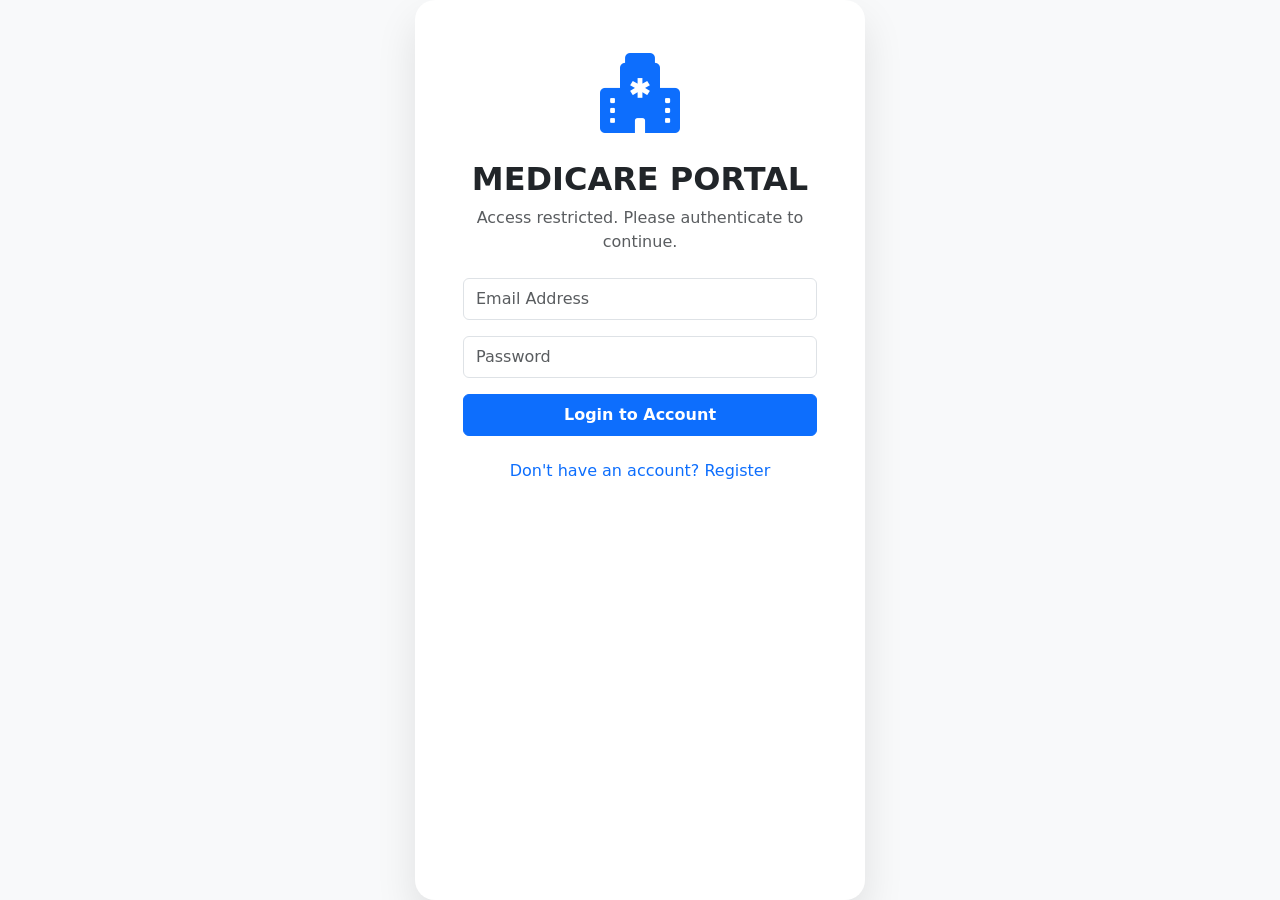
<file: index.html>
<!DOCTYPE html>
<html lang="en" data-bs-theme="light">
<head>
    <meta charset="UTF-8"><meta name="viewport" content="width=device-width, initial-scale=1.0">
    <title>MediCare | Home</title>
    <link href="https://cdn.jsdelivr.net/npm/bootstrap@5.3.2/dist/css/bootstrap.min.css" rel="stylesheet">
    <link rel="stylesheet" href="https://cdn.jsdelivr.net/npm/bootstrap-icons@1.11.1/font/bootstrap-icons.css">
    <link rel="stylesheet" href="style.css">
</head>
<body onload="checkAuth()">
    <nav class="navbar navbar-expand-lg sticky-top bg-body-tertiary border-bottom py-3">
        <div class="container">
            <a class="navbar-brand fw-bold text-primary fs-3" href="index.html"><i class="bi bi-hospital-fill me-2"></i>MEDICARE</a>
            <button class="navbar-toggler" data-bs-toggle="collapse" data-bs-target="#mainNav"><span class="navbar-toggler-icon"></span></button>
            <div class="collapse navbar-collapse" id="mainNav">
                <ul class="navbar-nav mx-auto gap-lg-4">
                    <li class="nav-item"><a href="index.html" class="nav-link active fw-semibold">Home</a></li>
                    <li class="nav-item"><a href="appointments.html" class="nav-link fw-semibold">Appointments</a></li>
                    <li class="nav-item"><a href="departments.html" class="nav-link fw-semibold">Departments</a></li>
                    <li class="nav-item"><a href="doctors.html" class="nav-link fw-semibold">Doctors</a></li>
                </ul>
                <div class="d-flex align-items-center gap-3">
                    <button class="btn btn-outline-secondary rounded-circle" id="themeToggle"><i id="themeIcon" class="bi bi-moon-stars"></i></button>
                    <button class="btn btn-danger btn-sm px-4 rounded-pill" onclick="logout()">Logout</button>
                </div>
            </div>
        </div>
    </nav>

    <section class="min-vh-100 d-flex align-items-center hero-section text-white bg-primary">
        <div class="container">
            <div class="row align-items-center">
                <div class="col-lg-6">
                    <h1 class="display-1 fw-bold mb-4">World-Class <br>Healthcare</h1>
                    <p class="lead mb-5 opacity-75">Committed to providing professional medical care through advanced technology and compassionate specialists.</p>
                    <button class="btn btn-light btn-lg px-5 py-3 fw-bold rounded-pill shadow" data-bs-toggle="modal" data-bs-target="#apptModal">Book Now <i class="bi bi-arrow-right ms-2"></i></button>
                </div>
                <div class="col-lg-6 text-center d-none d-lg-block">
                    <i class="bi bi-heart-pulse-fill display-1 opacity-25" style="font-size: 20rem;"></i>
                </div>
            </div>
        </div>
    </section>

    <section class="py-100 bg-body-tertiary">
        <div class="container">
            <div class="row g-5 align-items-center">
                <div class="col-md-6">
                    <h2 class="display-4 fw-bold">25 Years of Excellence</h2>
                    <p class="text-muted fs-5 mt-4">Founded in 1999, Medicare has grown from a local clinic into a global healthcare leader. We specialize in cardiology, neurology, and complex surgical procedures.</p>
                    <ul class="list-unstyled mt-4">
                        <li class="mb-2"><i class="bi bi-check-circle-fill text-success me-2"></i> 24/7 Emergency Support</li>
                        <li class="mb-2"><i class="bi bi-check-circle-fill text-success me-2"></i> 45+ Specialized Departments</li>
                        <li class="mb-2"><i class="bi bi-check-circle-fill text-success me-2"></i> Online Appointment Booking</li>
                    </ul>
                </div>
                <div class="col-md-6">
                    <div class="card p-5 border-0 shadow-sm rounded-4 text-center">
                        <h3 class="fw-bold mb-3">Our Mission</h3>
                        <p class="text-muted">To deliver compassionate, high-quality healthcare to every patient through our integrated medical services and innovative practices.</p>
                        <i class="bi bi-quote display-3 text-primary opacity-25"></i>
                    </div>
                </div>
            </div>
        </div>
    </section>

    <div class="container py-5">
        <div class="row g-4 text-center">
            <div class="col-md-3"><div class="p-4 rounded-4 shadow-sm border"><h3>120k+</h3><p class="text-muted">Happy Patients</p></div></div>
            <div class="col-md-3"><div class="p-4 rounded-4 shadow-sm border"><h3>250+</h3><p class="text-muted">Modern Beds</p></div></div>
            <div class="col-md-3"><div class="p-4 rounded-4 shadow-sm border"><h3>150+</h3><p class="text-muted">Specialists</p></div></div>
            <div class="col-md-3"><div class="p-4 rounded-4 shadow-sm border"><h3>10+</h3><p class="text-muted">Awards Won</p></div></div>
        </div>
    </div>

    <footer class="bg-dark text-white pt-5 mt-5">
        <div class="container">
            <div class="row g-5">
                <div class="col-lg-4">
                    <h4 class="fw-bold text-primary mb-4">MEDICARE</h4>
                    <p class="opacity-75">Your trusted partner in healthcare. Providing top-tier medical facilities and expert consultation worldwide.</p>
                    <div class="mt-4"><i class="bi bi-geo-alt me-2"></i> 123 Health Ave, New York, USA</div>
                    <div><i class="bi bi-telephone me-2"></i> +1 (555) 000-1122</div>
                </div>
                <div class="col-lg-2">
                    <h5 class="mb-4">Quick Links</h5>
                    <ul class="list-unstyled opacity-75">
                        <li class="mb-2"><a href="index.html" class="text-white text-decoration-none">Home</a></li>
                        <li class="mb-2"><a href="departments.html" class="text-white text-decoration-none">Departments</a></li>
                        <li class="mb-2"><a href="doctors.html" class="text-white text-decoration-none">Our Doctors</a></li>
                        <li class="mb-2"><a href="appointments.html" class="text-white text-decoration-none">My Portal</a></li>
                    </ul>
                </div>
                <div class="col-lg-6">
                    <h5 class="mb-4">Patient Feedback</h5>
                    <form id="footerFeedback" class="row g-2">
                        <div class="col-6"><input type="text" class="form-control bg-light text-black border-secondary" placeholder="Your Name"></div>
                        <div class="col-6"><input type="email" class="form-control bg-light text-black border-secondary" placeholder="Your Email"></div>
                        <div class="col-12"><textarea class="form-control bg-light text-black border-secondary" placeholder="Your Message" rows="2"></textarea></div>
                        <div class="col-12"><button class="btn btn-primary w-100">Send Feedback</button></div>
                    </form>
                </div>
            </div>
            <hr class="mt-5 border-secondary">
            <p class="text-center pb-4 mb-0 opacity-50 small">&copy; 2024 Medicare Hospital. All Rights Reserved.</p>
        </div>
    </footer>

    <div class="modal fade" id="apptModal" tabindex="-1">
        <div class="modal-dialog modal-dialog-centered">
            <div class="modal-content">
                <div class="modal-header border-0"><h5 class="fw-bold">Schedule Appointment</h5><button type="button" class="btn-close" data-bs-dismiss="modal"></button></div>
                <div class="modal-body p-4">
                    <form onsubmit="saveAppointment(event)">
                        <div class="mb-3"><label class="form-label small fw-bold">Select Doctor</label><select id="apptDoc" class="form-select" required></select></div>
                        <div class="mb-3"><label class="form-label small fw-bold">Department</label><input type="text" id="apptDept" class="form-control bg-light" readonly></div>
                        <div class="row g-2">
                            <div class="col-6"><label class="form-label small fw-bold">Date</label><input type="date" id="apptDate" class="form-control" required></div>
                            <div class="col-6"><label class="form-label small fw-bold">Time</label><input type="time" id="apptTime" class="form-control" required></div>
                        </div>
                        <button type="submit" class="btn btn-primary w-100 mt-4 py-2">Confirm and Save</button>
                    </form>
                </div>
            </div>
        </div>
    </div>

    <script src="https://cdn.jsdelivr.net/npm/bootstrap@5.3.2/dist/js/bootstrap.bundle.min.js"></script>
    <script src="script.js"></script>
</body>
</html>
</file>
<file: style.css>
:root {
    --primary-color: #0d6efd;
}

body {
    transition: background 0.3s ease;
}

/* Section Styling */
.py-100 {
    padding: 100px 0;
}

.hero-section {
    background: linear-gradient(135deg, #0d6efd 0%, #084298 100%);
    position: relative;
    overflow: hidden;
}

/* Uniform Cards */
.card {
    border-radius: 12px;
    transition: transform 0.3s ease;
    height: 100%;
    border: none !important;
    box-shadow: 0 5px 15px rgba(0, 0, 0, 0.05);
}

.card:hover {
    transform: translateY(-10px);
    box-shadow: 0 15px 35px rgba(0, 0, 0, 0.1) !important;
}

/* Authentication Style */
.auth-bg {
    background: #f8f9fa;
    display: flex;
    align-items: center;
    justify-content: center;
    height: 100vh;
}

[data-bs-theme="dark"] .auth-bg {
    background: #121212;
}

.auth-card {
    border-radius: 20px;
    box-shadow: 0 20px 40px rgba(0, 0, 0, 0.1) !important;
}

/* Header & Sidebar replacement */
.navbar {
    backdrop-filter: blur(10px);
    z-index: 1050;
}

/* Doctor Images */
.doctor-img {
    height: 260px;
    object-fit: cover;
}

/* Department Interactive Cards */
.dept-card {
    cursor: pointer;
    transition: all 0.3s ease;
}

.dept-card:hover {
    background-color: var(--bs-primary);
    transform: scale(1.05);
}

.dept-card:hover h5,
.dept-card:hover p,
.dept-card:hover i {
    color: white !important;
}

/* Doctor Card Animation */
.doctor-img {
    height: 250px;
    object-fit: cover;
    transition: transform 0.5s ease;
}

.doctor-card-item:hover .doctor-img {
    transform: scale(1.1);
}

/* Modal Styling */
.modal-content {
    border-radius: 20px;
}

/* Table Responsive Styles */
[data-bs-theme="dark"] .table {
    color: #ccc;
}

/* 1. Fix the text the user types */
input[type="text"], 
input[type="email"], 
textarea {
  /* Use a dark color for light mode and white for dark mode */
  color: #333; 
}

/* 2. Fix the "Name" placeholder text specifically */
input::placeholder {
  color: #666; /* Visible grey for light mode */
  opacity: 1;  /* Firefox requires this to show full color */
}

/* 3. If you use a dark mode class (like .dark), override it there */
.dark-mode input {
  color: white;
}
.dark-mode input::placeholder {
  color: #ccc;
}
</file>
